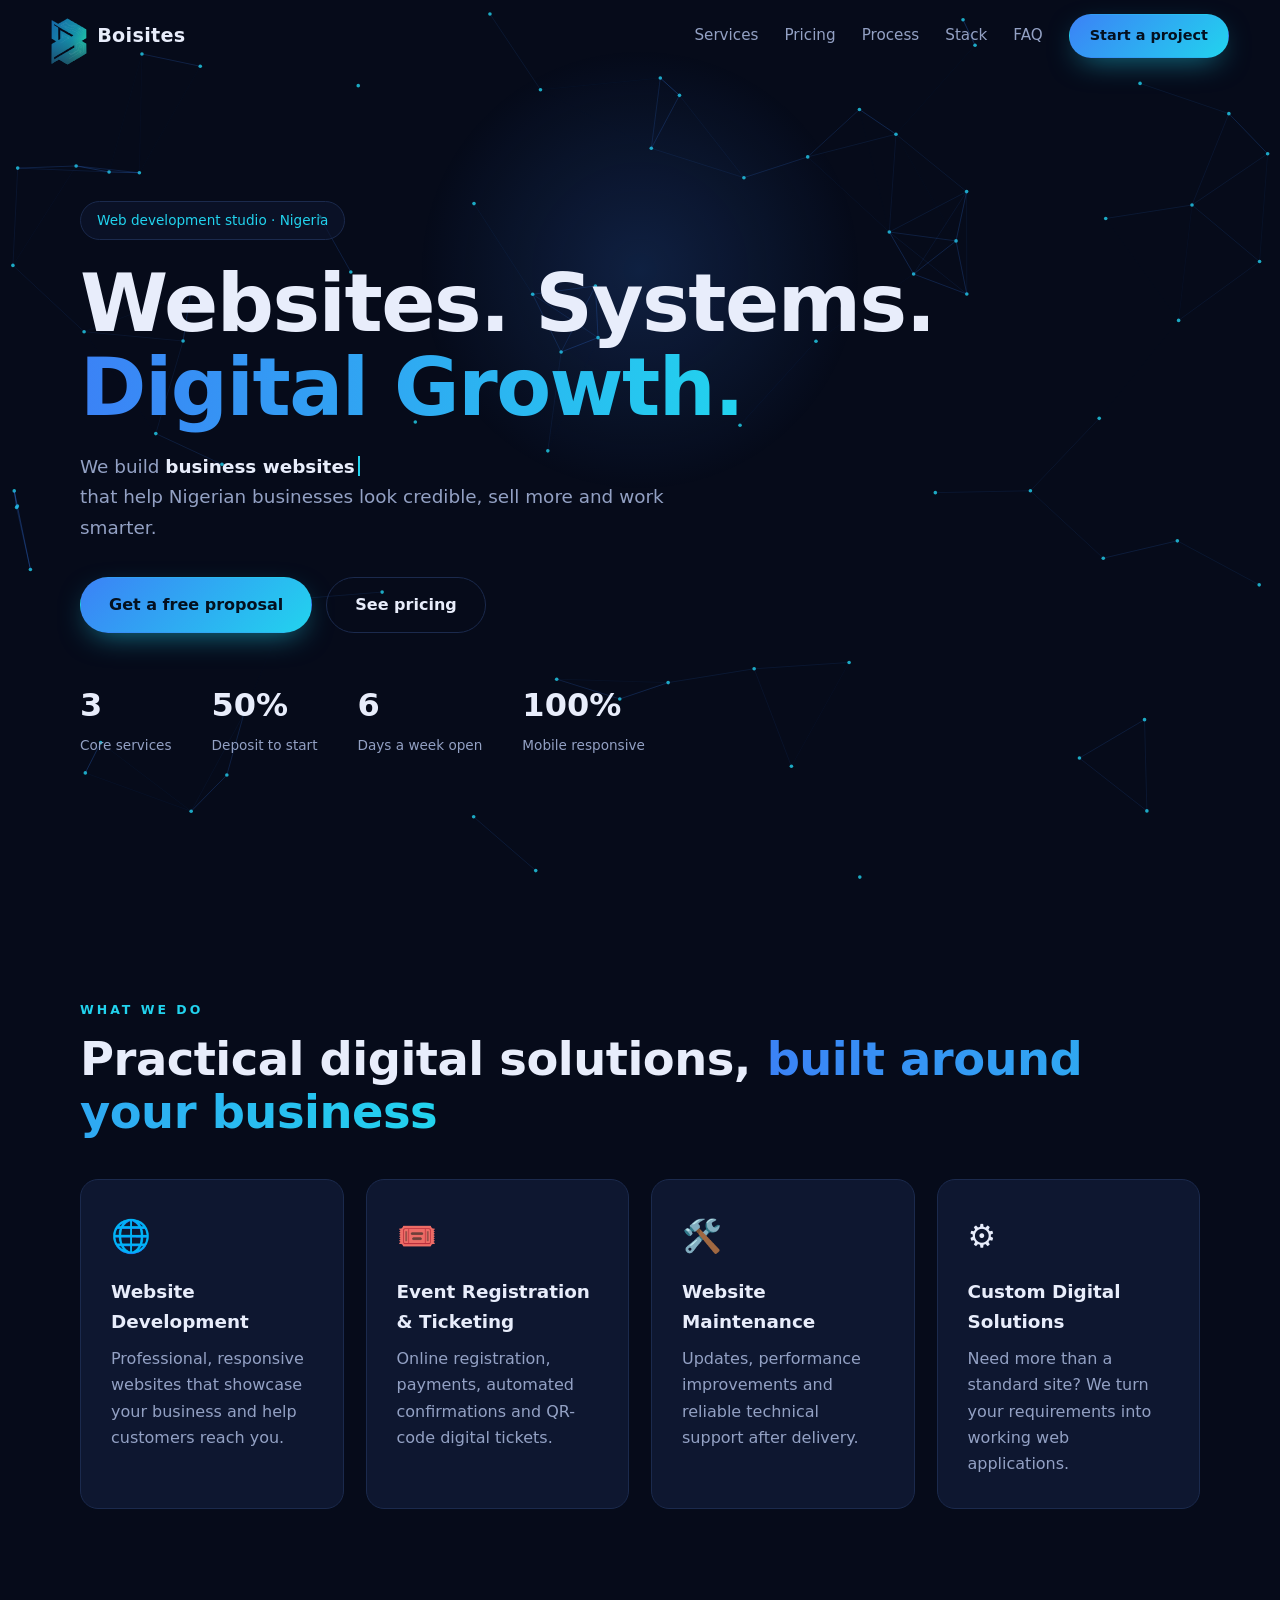
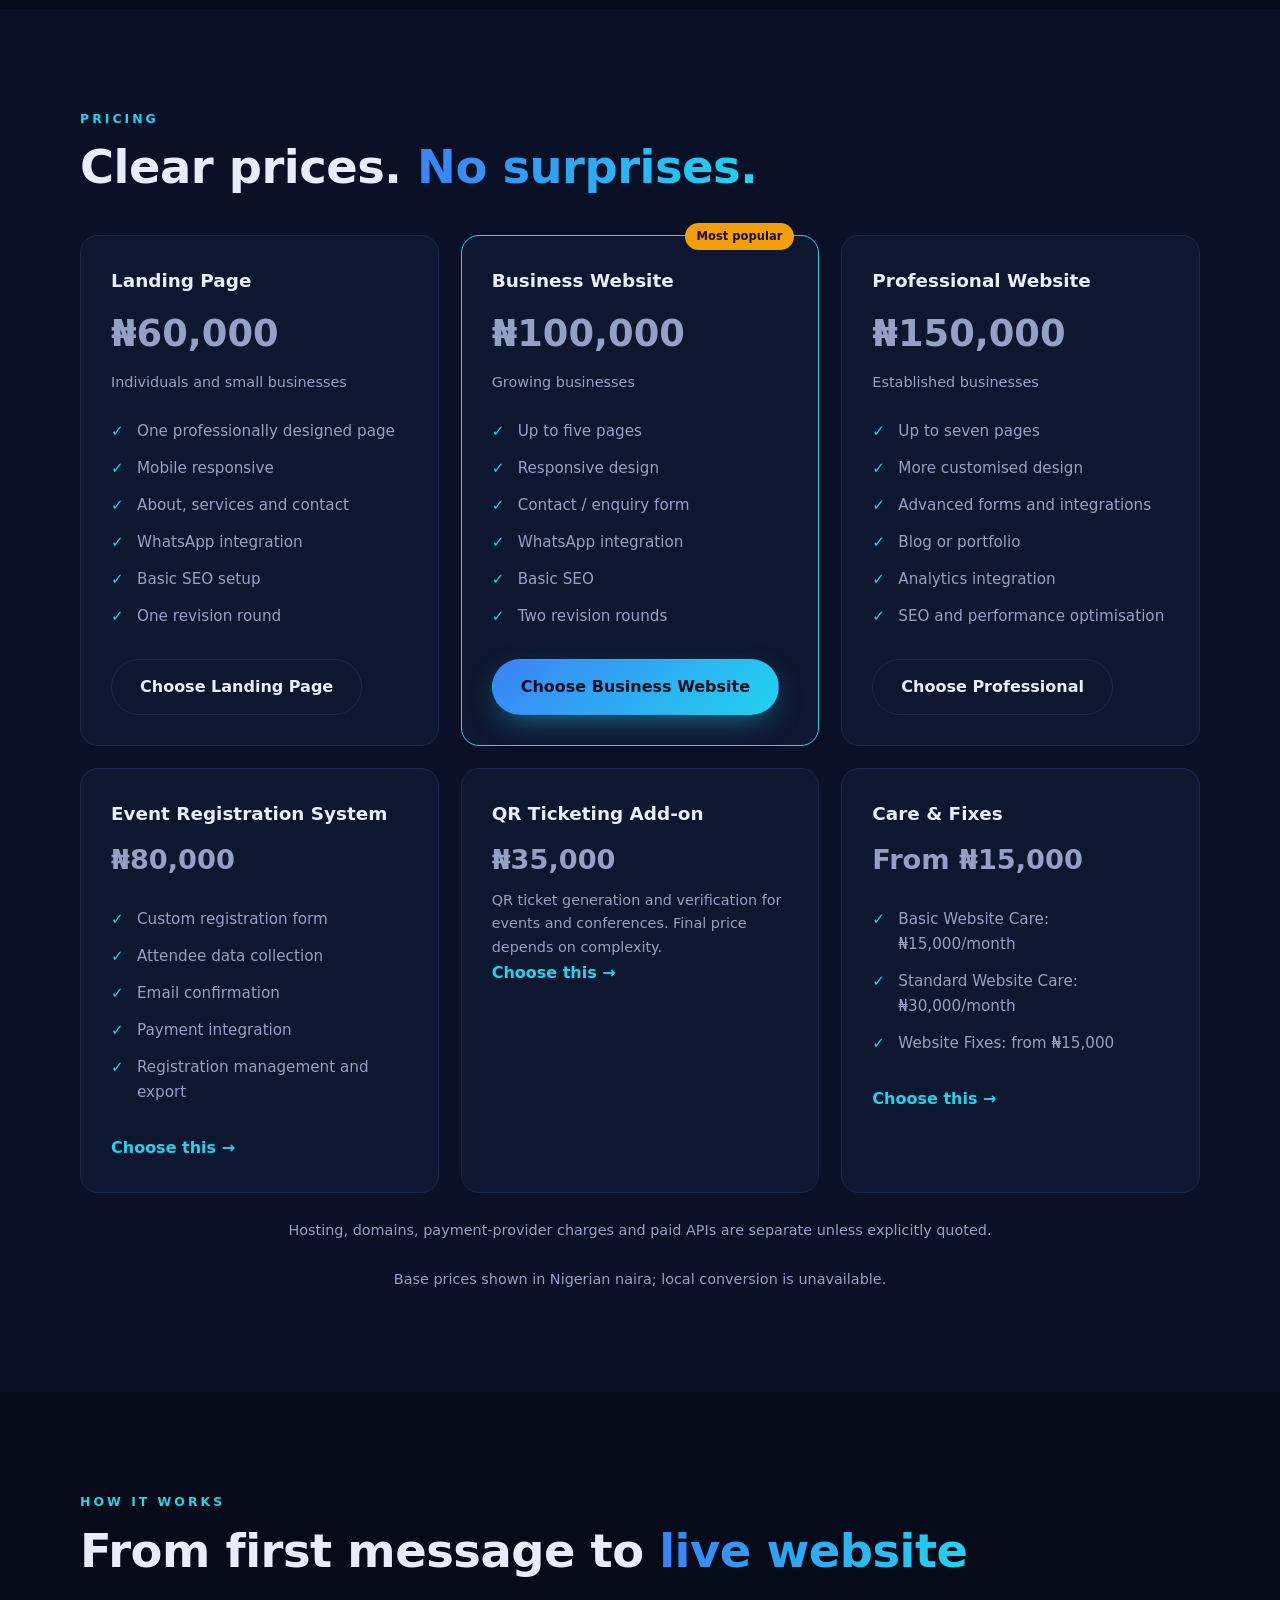
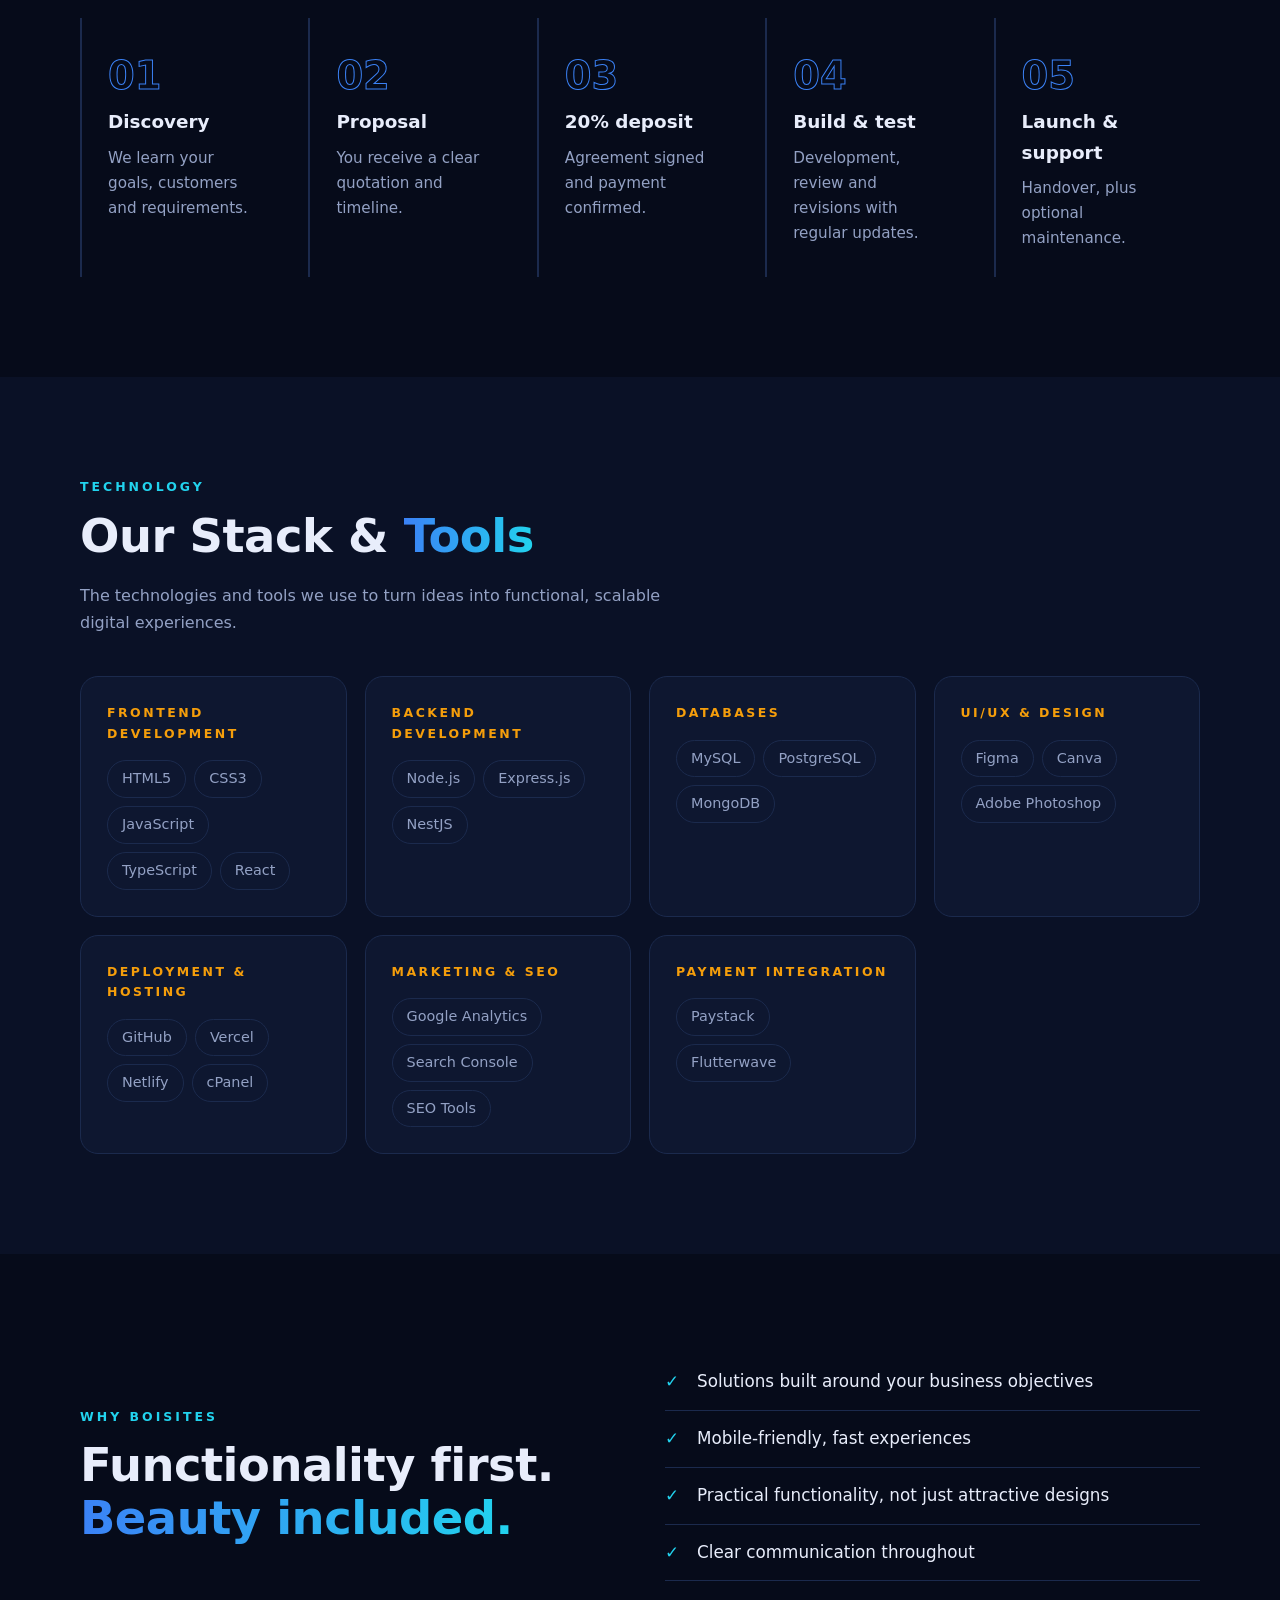
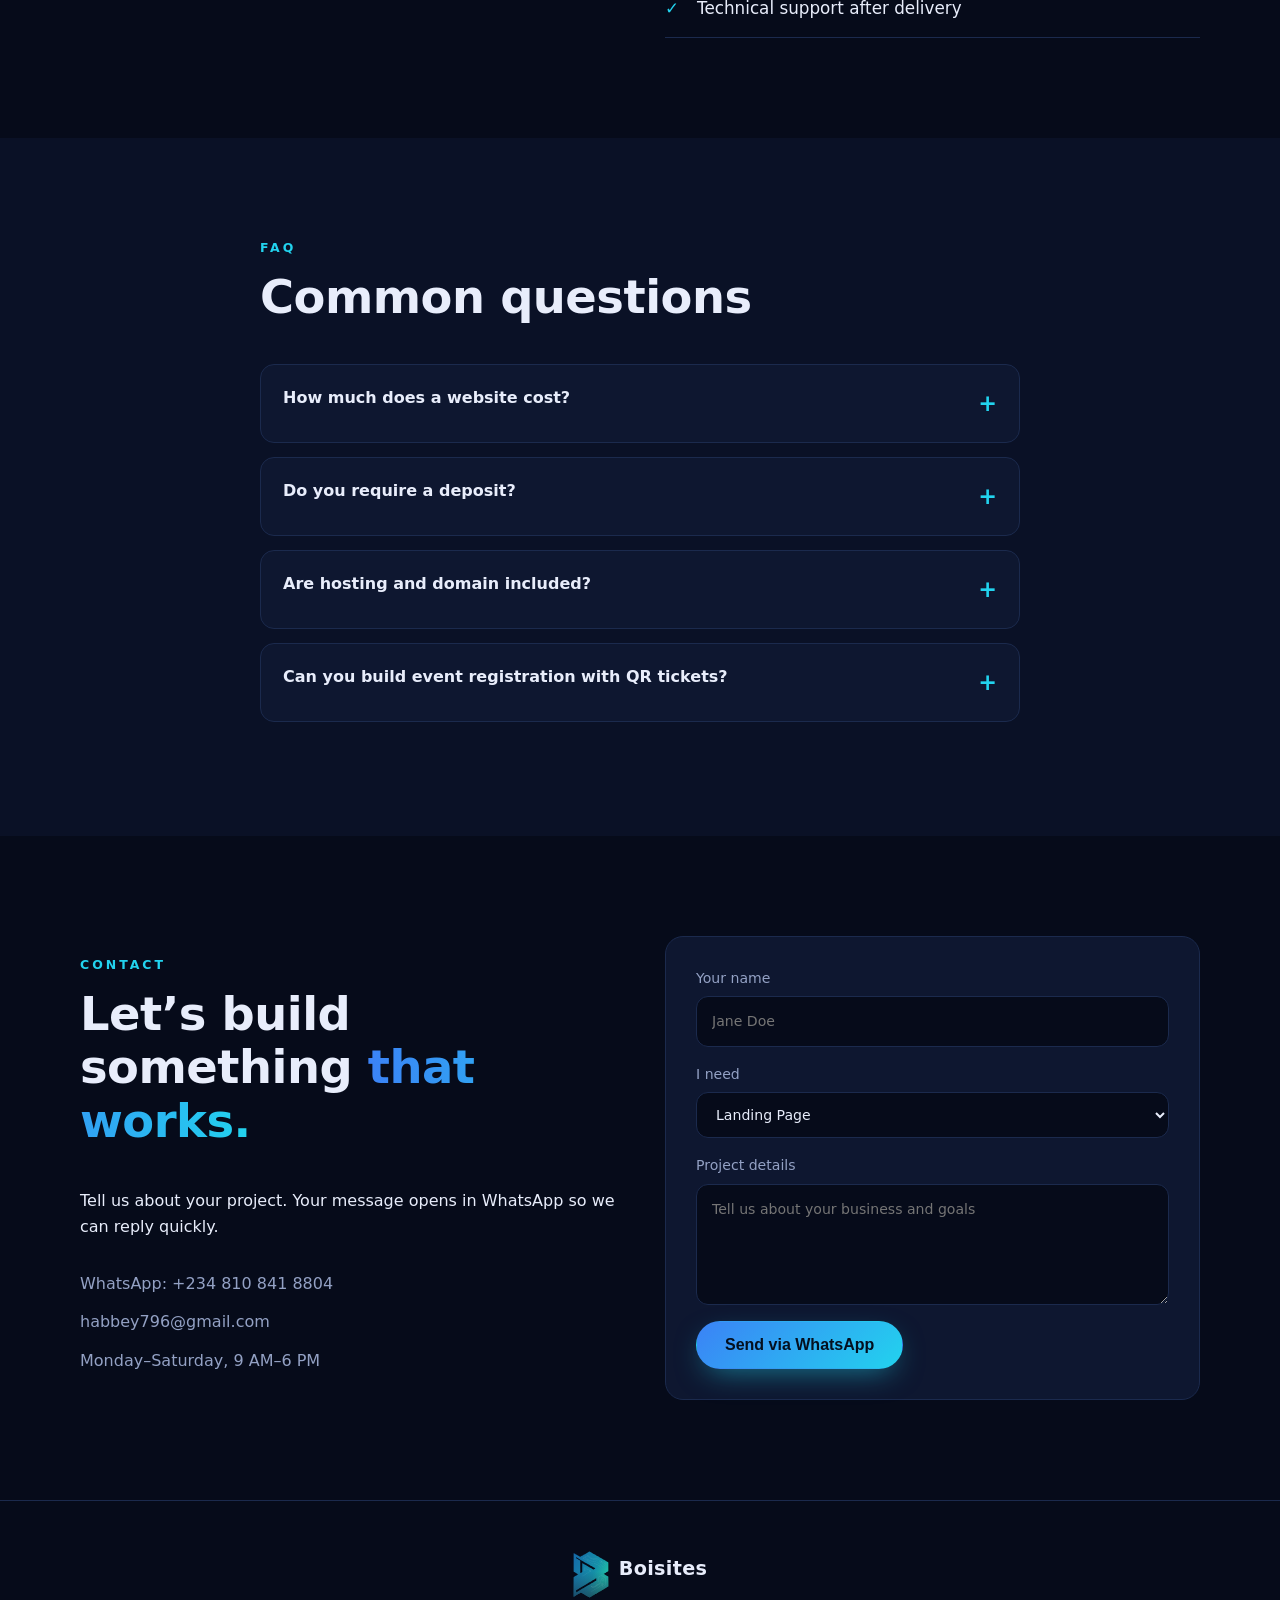
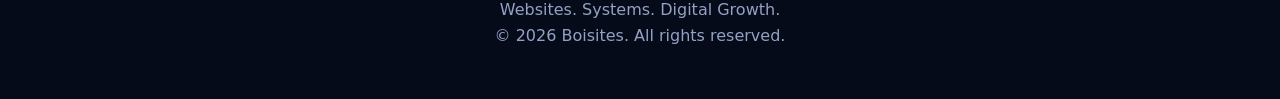
<file: index.html>
<!DOCTYPE html>
<html lang="en-NG">

<head>
  <meta charset="utf-8">
  <meta name="viewport" content="width=device-width, initial-scale=1">
  <title>Boisites | Website Development &amp; Event Ticketing in Nigeria</title>
  <meta name="description"
    content="Boisites builds professional business websites, event registration and QR ticketing systems, and offers website maintenance for Nigerian businesses. Landing pages from ₦60,000.">
  <meta name="author" content="Boisites">
  <meta name="robots" content="index, follow, max-image-preview:large, max-snippet:-1">
  <meta name="theme-color" content="#060b1a">
  <meta name="geo.region" content="NG-OY">
  <link rel="canonical" href="https://boisites.wuaze.com/">
  <link rel="icon" href="favicon.svg" type="image/svg+xml">
  <link rel="manifest" href="site.webmanifest">
  <link rel="preload" href="css/style.css" as="style">
  <meta property="og:type" content="website">
  <meta property="og:site_name" content="Boisites">
  <meta property="og:locale" content="en_NG">
  <meta property="og:title" content="Boisites | Websites. Systems. Digital Growth.">
  <meta property="og:description"
    content="Professional websites, event registration and QR ticketing for Nigerian businesses.">
  <meta property="og:url" content="https://boisites.wuaze.com/">
  <meta name="twitter:card" content="summary">
  <meta name="twitter:title" content="Boisites | Websites. Systems. Digital Growth.">
  <meta name="twitter:description"
    content="Professional websites, event registration and QR ticketing for Nigerian businesses.">
  <link rel="stylesheet" href="css/style.css">
  <script type="application/ld+json">
{"@context":"https://schema.org","@graph":[
{"@type":"ProfessionalService","@id":"https://boisites.wuaze.com/#org","name":"Boisites","slogan":"Websites. Systems. Digital Growth.","knowsAbout":["HTML5","CSS3","JavaScript","TypeScript","React","Node.js","Express.js","NestJS","MySQL","PostgreSQL","MongoDB","WordPress","Shopify","Figma","Paystack","Flutterwave","Search engine optimisation"],"url":"https://boisites.wuaze.com/","image":"https://boisites.wuaze.com/favicon.svg","email":"habbey796@gmail.com","telephone":"+2348108418804","priceRange":"₦15,000 - ₦150,000","areaServed":{"@type":"Country","name":"Nigeria"},"address":{"@type":"PostalAddress","addressLocality":"Ibadan","addressRegion":"Oyo State","addressCountry":"NG"},"openingHoursSpecification":{"@type":"OpeningHoursSpecification","dayOfWeek":["Monday","Tuesday","Wednesday","Thursday","Friday","Saturday"],"opens":"09:00","closes":"18:00"},"description":"Web development, event registration, QR ticketing and website maintenance for Nigerian businesses.","hasOfferCatalog":{"@type":"OfferCatalog","name":"Boisites services","itemListElement":[
{"@type":"Offer","name":"Landing Page","price":"60000","priceCurrency":"NGN"},
{"@type":"Offer","name":"Business Website","price":"100000","priceCurrency":"NGN"},
{"@type":"Offer","name":"Professional Website","price":"150000","priceCurrency":"NGN"},
{"@type":"Offer","name":"Event Registration System","price":"80000","priceCurrency":"NGN"},
{"@type":"Offer","name":"QR Ticketing Add-on","price":"35000","priceCurrency":"NGN"}]}},
{"@type":"WebSite","@id":"https://boisites.wuaze.com/#site","url":"https://boisites.wuaze.com/","name":"Boisites","inLanguage":"en-NG","publisher":{"@id":"https://boisites.wuaze.com/#org"}},
{"@type":"FAQPage","mainEntity":[
{"@type":"Question","name":"How much does a website cost in Nigeria with Boisites?","acceptedAnswer":{"@type":"Answer","text":"Landing pages start at ₦60,000, business websites at ₦100,000 and professional websites at ₦150,000."}},
{"@type":"Question","name":"Do you require a deposit?","acceptedAnswer":{"@type":"Answer","text":"Yes. Work starts after a 20% deposit and a signed agreement."}},
{"@type":"Question","name":"Are hosting and domain included?","acceptedAnswer":{"@type":"Answer","text":"No. Hosting, domains, payment-provider charges and paid APIs are separate unless explicitly quoted."}},
{"@type":"Question","name":"Can you build event registration with QR tickets?","acceptedAnswer":{"@type":"Answer","text":"Yes. Event registration is ₦80,000 and QR ticket generation and verification can be added for ₦35,000."}}]}]}
</script>
</head>

<body>
  <a class="skip" href="#main">Skip to content</a>
  <div class="progress" aria-hidden="true"></div>
  <div class="glow" aria-hidden="true"></div>
  <header class="nav" id="nav">
    <a class="brand" href="#top" aria-label="Boisites home"><span class="logo"><img src="favicon.svg" alt=""></span>Boisites</a>
    <nav id="menu" aria-label="Primary">
      <a href="#services">Services</a><a href="#pricing">Pricing</a><a href="#process">Process</a><a
        href="#stack">Stack</a><a href="#faq">FAQ</a>
      <a class="btn btn-sm" href="#contact">Start a project</a>
    </nav>
  </header>
  <main id="main">
    <section class="hero" id="top">
      <canvas id="net" aria-hidden="true"></canvas>
      <div class="wrap hero-in">
        <p class="pill reveal">Web development studio · Nigeria</p>
        <h1 class="reveal">Websites. Systems.<br><span class="grad">Digital Growth.</span></h1>
        <p class="lead reveal">We build <strong class="type" id="type" aria-live="off">business websites</strong><span
            class="caret" aria-hidden="true"></span><br>that help Nigerian businesses look credible, sell more and work
          smarter.</p>
        <div class="cta reveal">
          <a class="btn" href="#contact">Get a free proposal</a>
          <a class="btn ghost" href="#pricing">See pricing</a>
        </div>
        <ul class="stats reveal">
          <li><b data-n="3">0</b><span>Core services</span></li>
          <li><b data-n="50" data-s="%">0</b><span>Deposit to start</span></li>
          <li><b data-n="6">0</b><span>Days a week open</span></li>
          <li><b data-n="100" data-s="%">0</b><span>Mobile responsive</span></li>
        </ul>
      </div>
    </section>

    <section class="sec" id="services">
      <div class="wrap">
        <p class="eyebrow reveal">What we do</p>
        <h2 class="reveal">Practical digital solutions, <span class="grad">built around your business</span></h2>
        <div class="grid g4">
          <article class="card tilt reveal"><i>🌐</i>
            <h3>Website Development</h3>
            <p>Professional, responsive websites that showcase your business and help customers reach you.</p>
          </article>
          <article class="card tilt reveal"><i>🎟️</i>
            <h3>Event Registration &amp; Ticketing</h3>
            <p>Online registration, payments, automated confirmations and QR-code digital tickets.</p>
          </article>
          <article class="card tilt reveal"><i>🛠️</i>
            <h3>Website Maintenance</h3>
            <p>Updates, performance improvements and reliable technical support after delivery.</p>
          </article>
          <article class="card tilt reveal"><i>⚙️</i>
            <h3>Custom Digital Solutions</h3>
            <p>Need more than a standard site? We turn your requirements into working web applications.</p>
          </article>
        </div>
      </div>
    </section>

    <section class="sec alt" id="pricing">
      <div class="wrap">
        <p class="eyebrow reveal">Pricing</p>
        <h2 class="reveal">Clear prices. <span class="grad">No surprises.</span></h2>
        <div class="grid g3">
          <article class="card price tilt reveal">
            <h3>Landing Page</h3>
            <p class="amt" data-base-ngn="60000">₦60,000</p>
            <p class="mut">Individuals and small businesses</p>
            <ul>
              <li>One professionally designed page</li>
              <li>Mobile responsive</li>
              <li>About, services and contact</li>
              <li>WhatsApp integration</li>
              <li>Basic SEO setup</li>
              <li>One revision round</li>
            </ul>
            <a class="btn ghost" href="#contact" data-pick="Landing Page">Choose Landing Page</a>
          </article>
          <article class="card price pop tilt reveal"><span class="tag">Most popular</span>
            <h3>Business Website</h3>
            <p class="amt" data-base-ngn="100000">₦100,000</p>
            <p class="mut">Growing businesses</p>
            <ul>
              <li>Up to five pages</li>
              <li>Responsive design</li>
              <li>Contact / enquiry form</li>
              <li>WhatsApp integration</li>
              <li>Basic SEO</li>
              <li>Two revision rounds</li>
            </ul>
            <a class="btn" href="#contact" data-pick="Business Website">Choose Business Website</a>
          </article>
          <article class="card price tilt reveal">
            <h3>Professional Website</h3>
            <p class="amt" data-base-ngn="150000">₦150,000</p>
            <p class="mut">Established businesses</p>
            <ul>
              <li>Up to seven pages</li>
              <li>More customised design</li>
              <li>Advanced forms and integrations</li>
              <li>Blog or portfolio</li>
              <li>Analytics integration</li>
              <li>SEO and performance optimisation</li>
            </ul>
            <a class="btn ghost" href="#contact" data-pick="Professional Website">Choose Professional</a>
          </article>
        </div>
        <div class="grid g3 sub">
          <article class="card tilt reveal">
            <h3>Event Registration System</h3>
            <p class="amt sm" data-base-ngn="80000">₦80,000</p>
            <ul>
              <li>Custom registration form</li>
              <li>Attendee data collection</li>
              <li>Email confirmation</li>
              <li>Payment integration</li>
              <li>Registration management and export</li>
            </ul>
            <a class="link" href="#contact" data-pick="Event Registration System">Choose this →</a>
          </article>
          <article class="card tilt reveal">
            <h3>QR Ticketing Add-on</h3>
            <p class="amt sm" data-base-ngn="35000">₦35,000</p>
            <p class="mut">QR ticket generation and verification for events and conferences. Final price depends on
              complexity.</p>
            <a class="link" href="#contact" data-pick="QR Ticketing Add-on">Choose this →</a>
          </article>
          <article class="card tilt reveal">
            <h3>Care &amp; Fixes</h3>
            <p class="amt sm" data-base-ngn="15000" data-prefix="From ">From ₦15,000</p>
            <ul>
              <li>Basic Website Care: <span data-base-ngn="15000">₦15,000</span>/month</li>
              <li>Standard Website Care: <span data-base-ngn="30000">₦30,000</span>/month</li>
              <li>Website Fixes: from <span data-base-ngn="15000">₦15,000</span></li>
            </ul>
            <a class="link" href="#contact" data-pick="Website Care">Choose this →</a>
          </article>
        </div>
        <p class="note reveal">Hosting, domains, payment-provider charges and paid APIs are separate unless explicitly
          quoted.</p>
        <p class="note reveal" id="localized-pricing-note" aria-live="polite"></p>
      </div>
    </section>

    <section class="sec" id="process">
      <div class="wrap">
        <p class="eyebrow reveal">How it works</p>
        <h2 class="reveal">From first message to <span class="grad">live website</span></h2>
        <ol class="steps">
          <li class="reveal"><b>01</b>
            <h3>Discovery</h3>
            <p>We learn your goals, customers and requirements.</p>
          </li>
          <li class="reveal"><b>02</b>
            <h3>Proposal</h3>
            <p>You receive a clear quotation and timeline.</p>
          </li>
          <li class="reveal"><b>03</b>
            <h3>20% deposit</h3>
            <p>Agreement signed and payment confirmed.</p>
          </li>
          <li class="reveal"><b>04</b>
            <h3>Build &amp; test</h3>
            <p>Development, review and revisions with regular updates.</p>
          </li>
          <li class="reveal"><b>05</b>
            <h3>Launch &amp; support</h3>
            <p>Handover, plus optional maintenance.</p>
          </li>
        </ol>
      </div>
    </section>

    <section class="sec alt" id="stack">
      <div class="wrap">
        <p class="eyebrow reveal">Technology</p>
        <h2 class="reveal">Our Stack &amp; <span class="grad">Tools</span></h2>
        <p class="intro reveal">The technologies and tools we use to turn ideas into functional, scalable digital
          experiences.</p>
        <div class="stack">
          <article class="reveal">
            <h3>Frontend Development</h3>
            <ul>
              <li>HTML5</li>
              <li>CSS3</li>
              <li>JavaScript</li>
              <li>TypeScript</li>
              <li>React</li>
            </ul>
          </article>
          <article class="reveal">
            <h3>Backend Development</h3>
            <ul>
              <li>Node.js</li>
              <li>Express.js</li>
              <li>NestJS</li>
            </ul>
          </article>
          <article class="reveal">
            <h3>Databases</h3>
            <ul>
              <li>MySQL</li>
              <li>PostgreSQL</li>
              <li>MongoDB</li>
            </ul>
          </article>
          <!-- <article class="reveal">
            <h3>CMS &amp; Platforms</h3>
            <ul>
              <li>WordPress</li>
              <li>Shopify</li>
            </ul>
          </article> -->
          <article class="reveal">
            <h3>UI/UX &amp; Design</h3>
            <ul>
              <li>Figma</li>
              <li>Canva</li>
              <li>Adobe Photoshop</li>
            </ul>
          </article>
          <article class="reveal">
            <h3>Deployment &amp; Hosting</h3>
            <ul>
              <li>GitHub</li>
              <li>Vercel</li>
              <li>Netlify</li>
              <li>cPanel</li>
            </ul>
          </article>
          <article class="reveal">
            <h3>Marketing &amp; SEO</h3>
            <ul>
              <li>Google Analytics</li>
              <li>Search Console</li>
              <li>SEO Tools</li>
            </ul>
          </article>
          <article class="reveal">
            <h3>Payment Integration</h3>
            <ul>
              <li>Paystack</li>
              <li>Flutterwave</li>
            </ul>
          </article>
        </div>
      </div>
    </section>

    <section class="sec" id="why">
      <div class="wrap two">
        <div>
          <p class="eyebrow reveal">Why Boisites</p>
          <h2 class="reveal">Functionality first. <span class="grad">Beauty included.</span></h2>
        </div>
        <ul class="ticks reveal">
          <li>Solutions built around your business objectives</li>
          <li>Mobile-friendly, fast experiences</li>
          <li>Practical functionality, not just attractive designs</li>
          <li>Clear communication throughout</li>
          <li>Technical support after delivery</li>
        </ul>
      </div>
    </section>

    <section class="sec alt" id="faq">
      <div class="wrap narrow">
        <p class="eyebrow reveal">FAQ</p>
        <h2 class="reveal">Common questions</h2>
        <details class="reveal">
          <summary>How much does a website cost?</summary>
          <p>Landing pages start at ₦60,000, business websites at ₦100,000 and professional websites at ₦150,000.</p>
        </details>
        <details class="reveal">
          <summary>Do you require a deposit?</summary>
          <p>Yes. Work starts after a 20% deposit and a signed agreement.</p>
        </details>
        <details class="reveal">
          <summary>Are hosting and domain included?</summary>
          <p>No. Hosting, domains, payment-provider charges and paid APIs are separate unless explicitly quoted.</p>
        </details>
        <details class="reveal">
          <summary>Can you build event registration with QR tickets?</summary>
          <p>Yes. Event registration is ₦80,000 and QR ticket generation and verification adds ₦35,000.</p>
        </details>
      </div>
    </section>

    <section class="sec" id="contact">
      <div class="wrap two">
        <div>
          <p class="eyebrow reveal">Contact</p>
          <h2 class="reveal">Let’s build something <span class="grad">that works.</span></h2>
          <p class="reveal">Tell us about your project. Your message opens in WhatsApp so we can reply quickly.</p>
          <ul class="meta reveal">
            <li><a href="https://wa.me/2348108418804">WhatsApp: +234 810 841 8804</a></li>
            <li><a href="mailto:habbey796@gmail.com">habbey796@gmail.com</a></li>
            <li>Monday–Saturday, 9 AM–6 PM</li>
          </ul>
        </div>
        <form id="form" class="card reveal" novalidate>
          <label>Your name<input name="name" required autocomplete="name" placeholder="Jane Doe"></label>
          <label>I need<select name="service">
              <option>Landing Page</option>
              <option>Business Website</option>
              <option>Professional Website</option>
              <option>Event Registration System</option>
              <option>QR Ticketing Add-on</option>
              <option>Website Care</option>
              <option>Something custom</option>
            </select></label>
          <label>Project details<textarea name="msg" rows="4" required
              placeholder="Tell us about your business and goals"></textarea></label>
          <p class="err" id="err" role="alert" hidden>Please add your name and project details.</p>
          <button class="btn" type="submit">Send via WhatsApp</button>
        </form>
      </div>
    </section>
  </main>
  <footer class="foot">
    <div class="wrap">
      <a class="brand" href="#top"><span class="logo"><img src="favicon.svg" alt=""></span>Boisites</a>
      <p>Websites. Systems. Digital Growth.</p>
      <p>© <span id="yr">2026</span> Boisites. All rights reserved.</p>
    </div>
  </footer>
  <script src="js/main.js" defer></script>
</body>

</html>
</file>
<file: css/style.css>
:root {
    --bg: #060b1a;
    --bg2: #0a1126;
    --card: #0e1730;
    --line: #1b2a4d;
    --tx: #e8edfb;
    --mut: #93a1c4;
    --a: #3b82f6;
    --b: #22d3ee;
    --c: #f59e0b;
    --r: 18px
}

*,
*::before,
*::after {
    box-sizing: border-box;
    margin: 0;
    padding: 0
}

html {
    scroll-behavior: smooth;
    scroll-padding-top: 80px
}

body {
    font: 16px/1.65 system-ui, -apple-system, "Segoe UI", Roboto, sans-serif;
    background: var(--bg);
    color: var(--tx);
    overflow-x: hidden;
    -webkit-font-smoothing: antialiased
}

a {
    color: inherit;
    text-decoration: none
}

ul,
ol {
    list-style: none
}

:focus-visible {
    outline: 2px solid var(--b);
    outline-offset: 3px
}

.skip {
    position: absolute;
    left: -999px;
    top: 8px;
    background: var(--a);
    padding: 8px 14px;
    border-radius: 8px;
    z-index: 100
}

.skip:focus {
    left: 8px
}

.wrap {
    width: min(1120px, 92%);
    margin: auto
}

.narrow {
    width: min(760px, 92%)
}

.progress {
    position: fixed;
    top: 0;
    left: 0;
    height: 3px;
    width: 100%;
    transform: scaleX(0);
    transform-origin: 0;
    background: linear-gradient(90deg, var(--a), var(--b), var(--c));
    z-index: 60
}

.glow {
    position: fixed;
    width: 480px;
    height: 480px;
    border-radius: 50%;
    background: radial-gradient(circle, rgba(59, 130, 246, .18), transparent 65%);
    pointer-events: none;
    transform: translate(-50%, -50%);
    z-index: 0;
    left: 50%;
    top: 30%
}

.nav {
    position: fixed;
    inset: 0 0 auto;
    display: flex;
    align-items: center;
    justify-content: space-between;
    padding: 14px 4%;
    z-index: 50;
    transition: .3s
}

.nav.solid {
    background: rgba(6, 11, 26, .82);
    backdrop-filter: blur(14px);
    border-bottom: 1px solid var(--line)
}

.brand {
    display: flex;
    align-items: center;
    gap: 10px;
    font-weight: 800;
    font-size: 1.2rem;
    letter-spacing: .3px
}

.logo {
    display: grid;
    place-items: center;
    width: 36px;
    height: 36px;
    border-radius: 10px;
    /* background: linear-gradient(135deg, var(--a), var(--b)); */
    color: #04101f;
    font-weight: 900
}

#menu {
    display: flex;
    align-items: center;
    gap: 26px
}

#menu a:not(.btn) {
    color: var(--mut);
    font-size: .95rem;
    transition: color .2s
}

#menu a:not(.btn):hover {
    color: var(--tx)
}

.btn {
    display: inline-block;
    padding: 14px 28px;
    border-radius: 999px;
    border: 1px solid transparent;
    font-weight: 700;
    cursor: pointer;
    font-size: 1rem;
    color: #04101f;
    background: linear-gradient(135deg, var(--a), var(--b));
    box-shadow: 0 10px 30px -10px rgba(34, 211, 238, .6);
    transition: transform .25s, box-shadow .25s
}

.btn:hover {
    transform: translateY(-3px);
    box-shadow: 0 16px 36px -10px rgba(34, 211, 238, .8)
}

.btn.ghost {
    background: transparent;
    color: var(--tx);
    border-color: var(--line);
    box-shadow: none
}

.btn.ghost:hover {
    border-color: var(--b)
}

.btn-sm {
    padding: 9px 20px;
    font-size: .9rem
}

.grad {
    background: linear-gradient(90deg, var(--a), var(--b), var(--c));
    -webkit-background-clip: text;
    background-clip: text;
    color: transparent;
    background-size: 200%;
    animation: flow 6s linear infinite
}

@keyframes flow {
    to {
        background-position: 200%
    }
}

.hero {
    position: relative;
    min-height: 100svh;
    display: grid;
    align-items: center;
    padding: 120px 0 60px;
    overflow: hidden
}

#net {
    position: absolute;
    inset: 0;
    width: 100%;
    height: 100%
}

.hero-in {
    position: relative;
    z-index: 1
}

.pill {
    display: inline-block;
    padding: 7px 16px;
    border: 1px solid var(--line);
    border-radius: 999px;
    color: var(--b);
    font-size: .85rem;
    background: rgba(14, 23, 48, .6)
}

h1 {
    font-size: clamp(2.4rem, 7vw, 5rem);
    line-height: 1.05;
    margin: 22px 0;
    letter-spacing: -1.5px
}

h2 {
    font-size: clamp(1.8rem, 4vw, 2.9rem);
    line-height: 1.15;
    margin-bottom: 40px;
    letter-spacing: -.5px
}

h3 {
    font-size: 1.15rem;
    margin-bottom: 8px
}

.lead {
    font-size: 1.15rem;
    color: var(--mut);
    max-width: 620px
}

.lead strong {
    color: var(--tx)
}

.caret {
    display: inline-block;
    width: 2px;
    height: 1.1em;
    background: var(--b);
    margin-left: 3px;
    vertical-align: -3px;
    animation: blink 1s steps(1) infinite
}

@keyframes blink {
    50% {
        opacity: 0
    }
}

.cta {
    display: flex;
    gap: 14px;
    flex-wrap: wrap;
    margin: 34px 0 46px
}

.stats {
    display: flex;
    gap: 40px;
    flex-wrap: wrap
}

.stats b {
    display: block;
    font-size: 2rem;
    color: var(--tx)
}

.stats span {
    color: var(--mut);
    font-size: .85rem
}

.sec {
    position: relative;
    padding: 100px 0;
    z-index: 1
}

.alt {
    background: var(--bg2)
}

.eyebrow {
    color: var(--b);
    text-transform: uppercase;
    letter-spacing: 3px;
    font-size: .78rem;
    font-weight: 700;
    margin-bottom: 12px
}

.grid {
    display: grid;
    gap: 22px
}

.g4 {
    grid-template-columns: repeat(auto-fit, minmax(240px, 1fr))
}

.g3 {
    grid-template-columns: repeat(auto-fit, minmax(290px, 1fr))
}

.sub {
    margin-top: 22px
}

.card {
    position: relative;
    background: var(--card);
    border: 1px solid var(--line);
    border-radius: var(--r);
    padding: 30px;
    transition: border-color .3s, box-shadow .3s;
    transform-style: preserve-3d
}

.card:hover {
    border-color: var(--a);
    box-shadow: 0 20px 50px -25px var(--a)
}

.card i {
    font-style: normal;
    font-size: 2rem;
    display: block;
    margin-bottom: 14px
}

.card p {
    color: var(--mut)
}

.tag {
    display: inline-block;
    font-size: .72rem;
    font-weight: 700;
    padding: 4px 12px;
    border-radius: 999px;
    background: rgba(34, 211, 238, .12);
    color: var(--b);
    margin-bottom: 12px
}

.pop {
    border-color: var(--b)
}

.pop .tag {
    position: absolute;
    top: -13px;
    right: 24px;
    background: var(--c);
    color: #1a1000;
    margin: 0
}

.amt {
    font-size: 2.3rem;
    font-weight: 800;
    margin: 6px 0
}

.amt.sm {
    font-size: 1.7rem
}

.mut {
    color: var(--mut);
    font-size: .9rem
}

.price ul,
.card ul {
    margin: 18px 0 24px
}

.card li {
    padding: 6px 0 6px 26px;
    position: relative;
    color: var(--mut);
    font-size: .95rem
}

.card li::before,
.ticks li::before {
    content: "✓";
    position: absolute;
    left: 0;
    color: var(--b);
    font-weight: 800
}

.link {
    color: var(--b);
    font-weight: 700
}

.note {
    color: var(--mut);
    font-size: .9rem;
    margin-top: 26px;
    text-align: center
}

.steps {
    display: grid;
    grid-template-columns: repeat(auto-fit, minmax(190px, 1fr));
    gap: 22px
}

.steps li {
    padding: 26px;
    border-left: 2px solid var(--line);
    position: relative
}

.steps li:hover {
    border-color: var(--b)
}

.steps b {
    font-size: 2.4rem;
    color: transparent;
    -webkit-text-stroke: 1px var(--a);
    display: block
}

.steps p {
    color: var(--mut);
    font-size: .95rem
}

.intro {
    color: var(--mut);
    max-width: 620px;
    margin: -20px 0 40px
}

.stack {
    display: grid;
    grid-template-columns: repeat(auto-fit, minmax(250px, 1fr));
    gap: 18px
}

.stack article {
    background: var(--card);
    border: 1px solid var(--line);
    border-radius: var(--r);
    padding: 26px;
    transition: border-color .3s, transform .3s
}

.stack article:hover {
    border-color: var(--c);
    transform: translateY(-4px)
}

.stack h3 {
    color: var(--c);
    font-size: .78rem;
    letter-spacing: 2.5px;
    text-transform: uppercase;
    margin-bottom: 16px
}

.stack ul {
    display: flex;
    flex-wrap: wrap;
    gap: 8px
}

.stack li {
    padding: 6px 14px;
    border: 1px solid var(--line);
    border-radius: 999px;
    color: var(--mut);
    font-size: .9rem;
    transition: color .2s, border-color .2s
}

.stack li:hover {
    color: var(--tx);
    border-color: var(--c)
}

.two {
    display: grid;
    grid-template-columns: 1fr 1fr;
    gap: 50px;
    align-items: center
}

.ticks li {
    position: relative;
    padding: 14px 0 14px 32px;
    border-bottom: 1px solid var(--line);
    font-size: 1.05rem
}

details {
    background: var(--card);
    border: 1px solid var(--line);
    border-radius: 14px;
    margin-bottom: 14px;
    padding: 4px 22px
}

summary {
    cursor: pointer;
    padding: 16px 0;
    font-weight: 600;
    list-style: none;
    display: flex;
    justify-content: space-between
}

summary::after {
    content: "+";
    color: var(--b);
    font-size: 1.4rem;
    transition: transform .3s
}

details[open] summary::after {
    transform: rotate(45deg)
}

details p {
    color: var(--mut);
    padding-bottom: 18px
}

.meta {
    margin-top: 24px
}

.meta li {
    padding: 6px 0;
    color: var(--mut)
}

.meta a:hover {
    color: var(--b)
}

form label {
    display: block;
    margin-bottom: 16px;
    font-size: .88rem;
    color: var(--mut)
}

input,
select,
textarea {
    display: block;
    width: 100%;
    margin-top: 6px;
    padding: 13px 15px;
    background: var(--bg);
    border: 1px solid var(--line);
    border-radius: 12px;
    color: var(--tx);
    font: inherit
}

input:focus,
select:focus,
textarea:focus {
    outline: none;
    border-color: var(--b)
}

.err {
    color: #fb7185;
    margin-bottom: 12px;
    font-size: .9rem
}

.foot {
    padding: 50px 0;
    border-top: 1px solid var(--line);
    text-align: center;
    color: var(--mut)
}

.foot .brand {
    justify-content: center;
    color: var(--tx);
    margin-bottom: 10px
}

.reveal {
    opacity: 0;
    transform: translateY(30px);
    transition: opacity .8s cubic-bezier(.2, .7, .2, 1), transform .8s cubic-bezier(.2, .7, .2, 1)
}

.reveal.in {
    opacity: 1;
    transform: none
}

@media(max-width:820px) {
    .two {
        grid-template-columns: 1fr
    }

    .sec {
        padding: 70px 0
    }

    .glow {
        display: none
    }
}

@media(max-width:640px) {
    .nav {
        padding: 12px 4%
    }

    .brand {
        font-size: 1rem;
        gap: 8px
    }

    .logo {
        width: 32px;
        height: 32px
    }

    #menu {
        gap: 14px
    }

    #menu a:not(.btn) {
        font-size: .8rem
    }

    #menu .btn {
        display: none
    }
}

@media(max-width:400px) {
    .brand {
        font-size: 0
    }

    #menu {
        gap: 12px
    }
}

@media(prefers-reduced-motion:reduce) {

    *,
    *::before,
    *::after {
        animation: none !important;
        transition: none !important;
        scroll-behavior: auto !important
    }

    .reveal {
        opacity: 1;
        transform: none
    }
}
</file>
